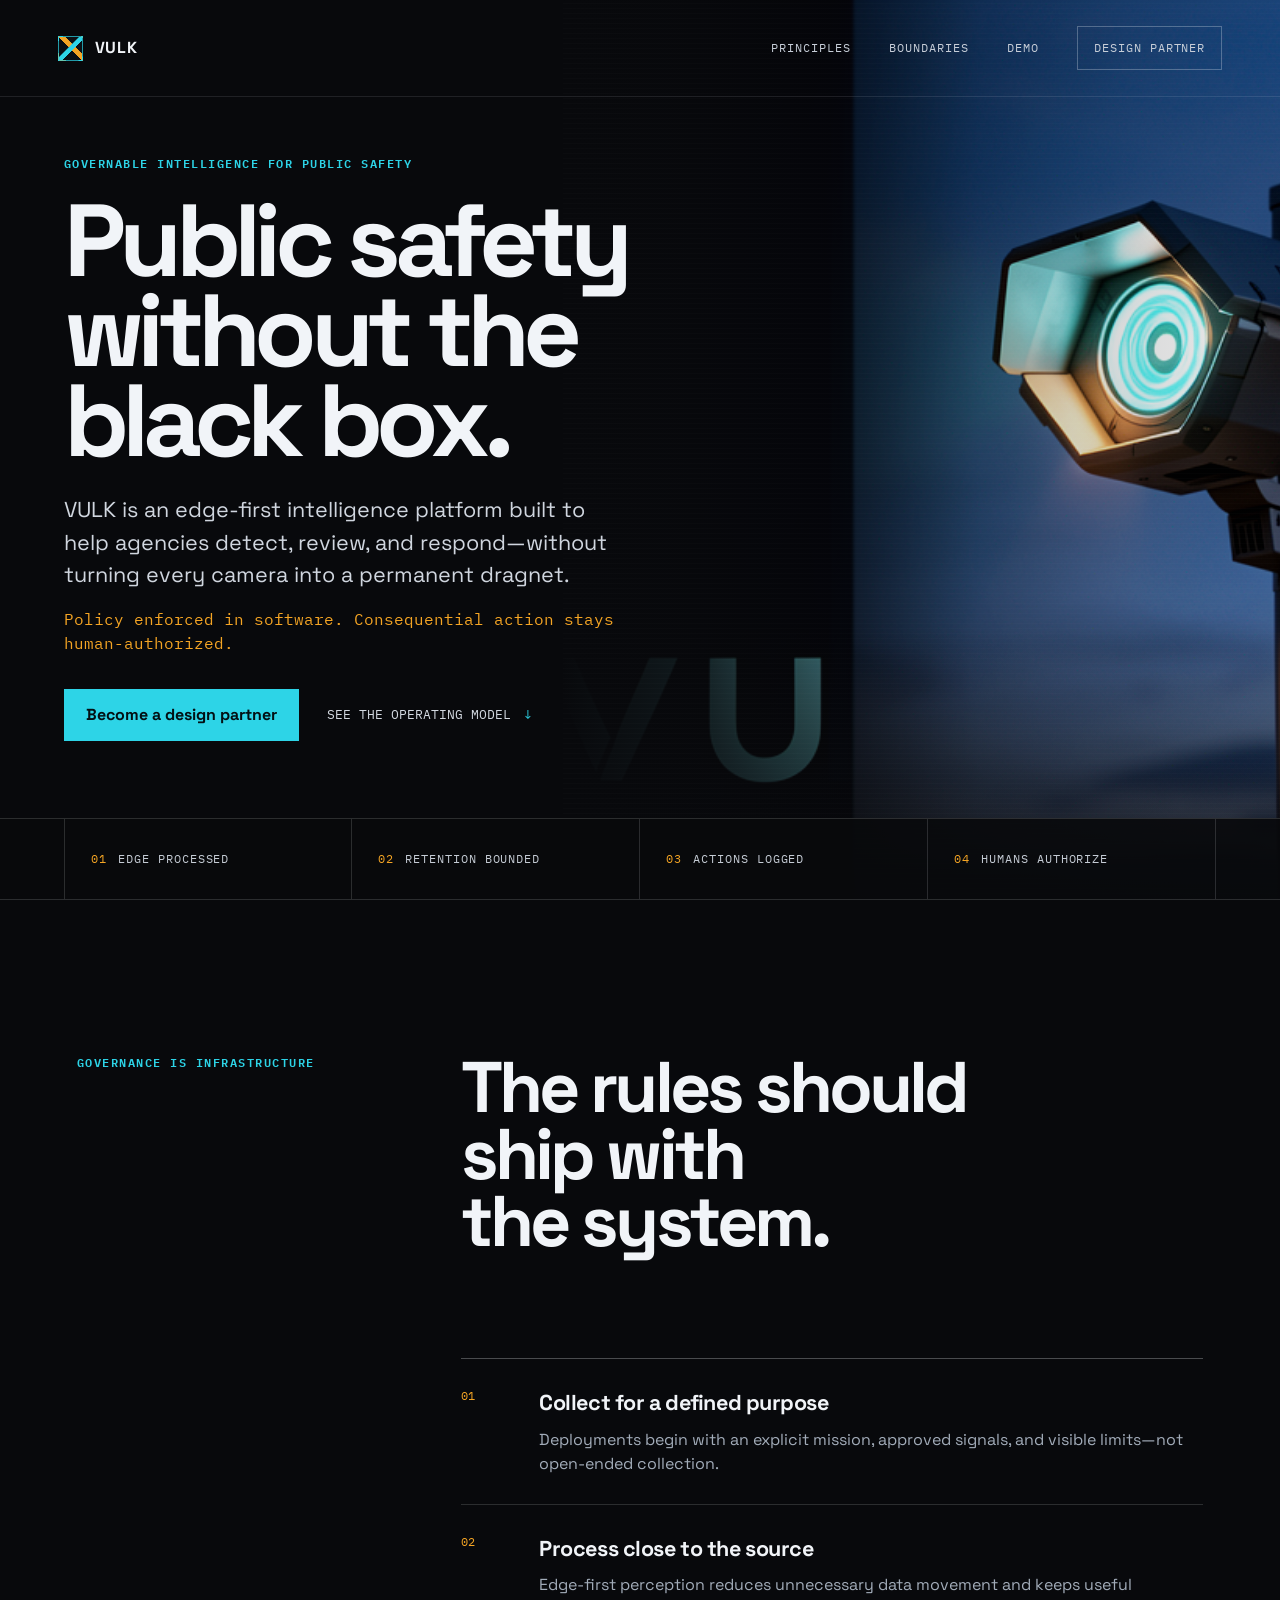
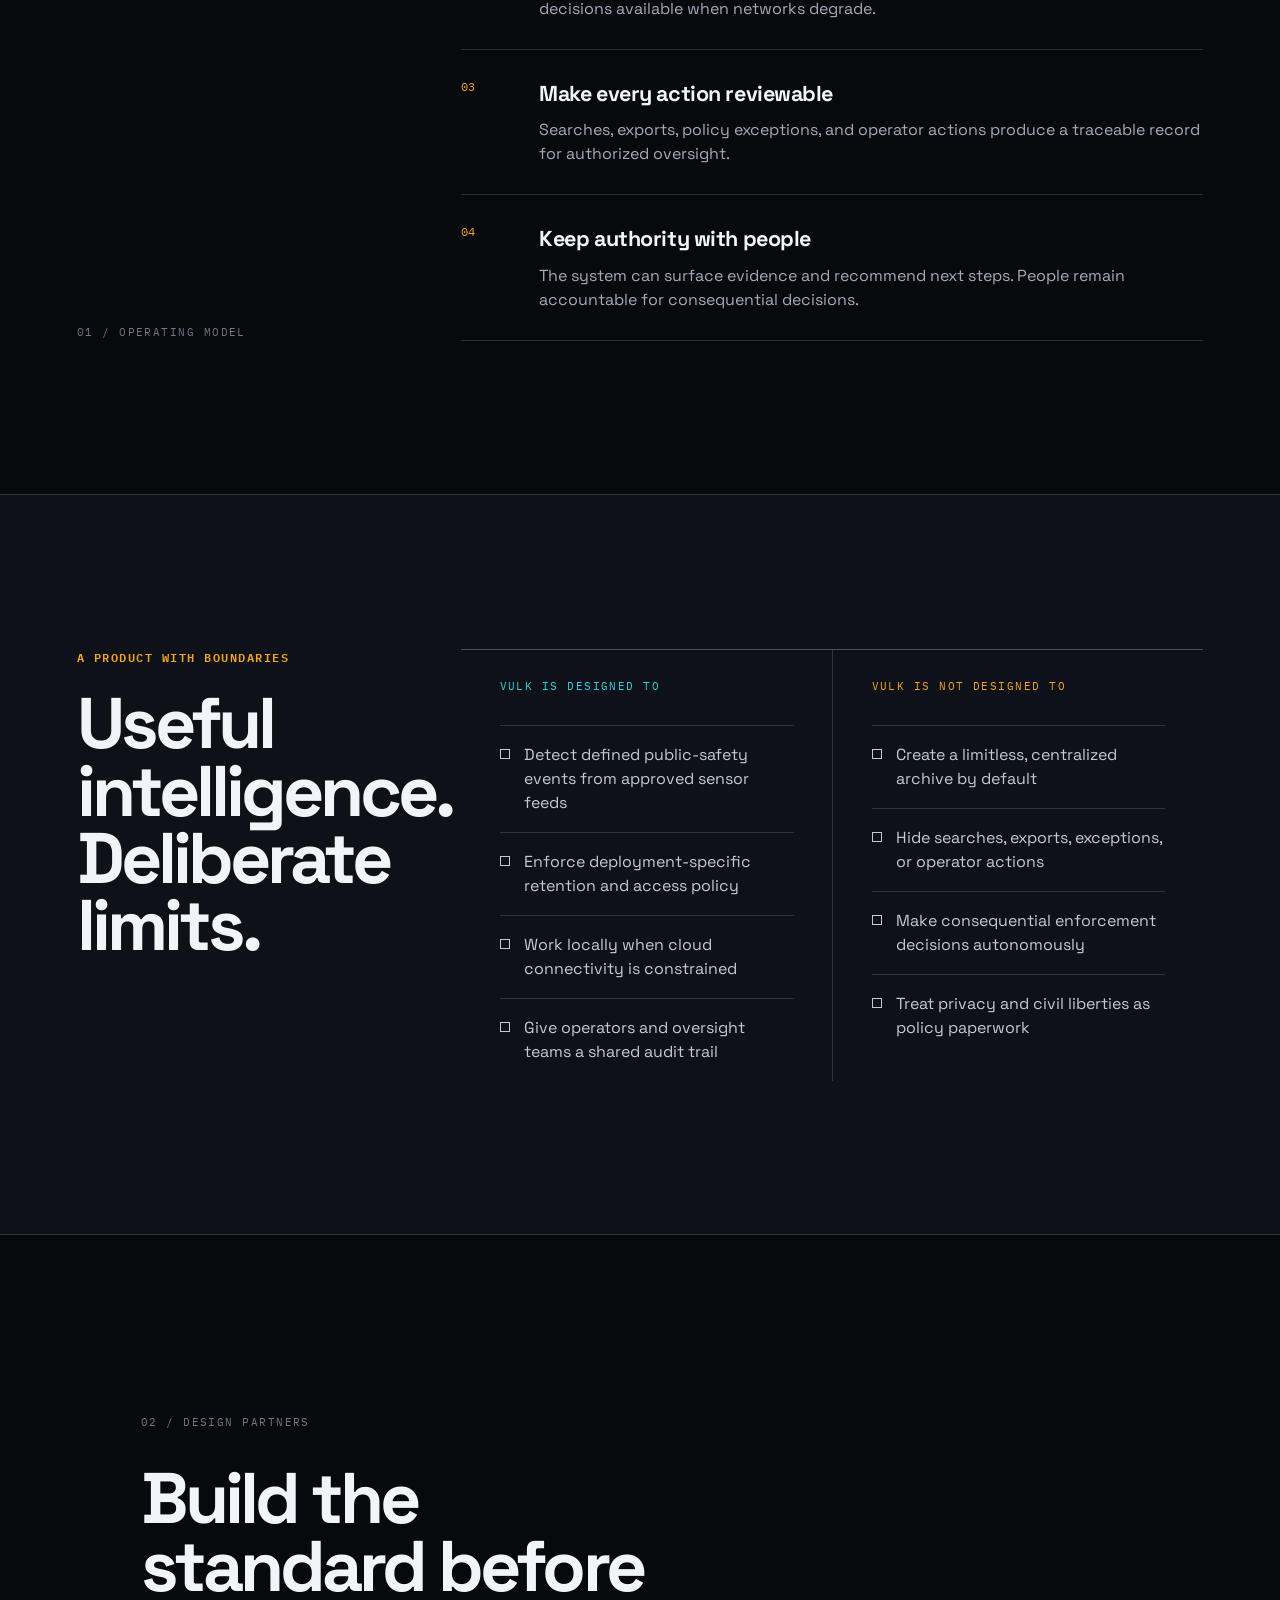
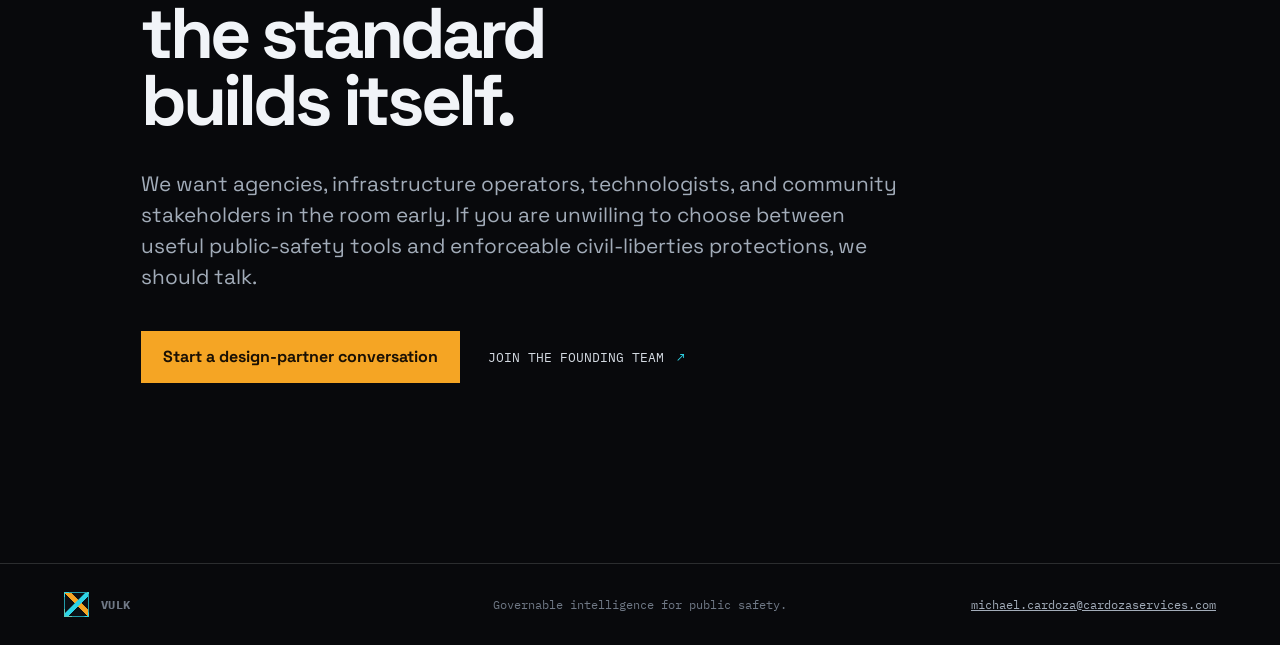
<file: index.html>
<!doctype html>
<html lang="en">
  <head>
    <meta charset="utf-8" />
    <meta name="viewport" content="width=device-width, initial-scale=1" />
    <meta
      name="description"
      content="VULK is building governable, edge-first intelligence for public safety—bounded retention, visible audit trails, and human-authorized action."
    />
    <meta name="theme-color" content="#08090c" />
    <meta property="og:title" content="VULK | Public safety without the black box." />
    <meta
      property="og:description"
      content="Governable public-safety intelligence with policy enforced in software."
    />
    <meta property="og:image" content="https://cardoza1991.github.io/vulk-landing/vulk_hero.png" />
    <title>VULK | Public safety without the black box.</title>
    <link
      rel="icon"
      href="data:image/svg+xml,%3Csvg xmlns='http://www.w3.org/2000/svg' viewBox='0 0 64 64'%3E%3Crect width='64' height='64' fill='%23080a0e'/%3E%3Cpath d='M8 8 56 56' stroke='%232dd4e7' stroke-width='10'/%3E%3Cpath d='M56 8 8 56' stroke='%23f5a524' stroke-width='10'/%3E%3C/svg%3E"
    />
    <link rel="preconnect" href="https://fonts.googleapis.com" />
    <link rel="preconnect" href="https://fonts.gstatic.com" crossorigin />
    <link
      href="https://fonts.googleapis.com/css2?family=IBM+Plex+Mono:wght@500;600&family=Space+Grotesk:wght@400;500;600;700&display=swap"
      rel="stylesheet"
    />
    <link rel="stylesheet" href="styles.css" />
  </head>
  <body>
    <a class="skip-link" href="#main">Skip to content</a>

    <header class="site-header">
      <a class="brand" href="#top" aria-label="VULK home">
        <span class="brand-mark" aria-hidden="true"></span>
        <span>VULK</span>
      </a>
      <nav aria-label="Primary">
        <a href="#principles">Principles</a>
        <a href="#boundaries">Boundaries</a>
        <a href="demo.html">Demo</a>
        <a class="nav-cta" href="design-partner.html">
          Design partner
        </a>
      </nav>
    </header>

    <main id="main">
      <section id="top" class="hero" aria-labelledby="hero-title">
        <div class="hero-image" aria-hidden="true">
          <img src="vulk_hero.png" alt="" />
          <span class="scanline"></span>
        </div>

        <div class="hero-copy">
          <p class="eyebrow">Governable intelligence for public safety</p>
          <h1 id="hero-title">Public safety without the black box.</h1>
          <p class="hero-lede">
            VULK is an edge-first intelligence platform built to help agencies detect,
            review, and respond—without turning every camera into a permanent dragnet.
          </p>
          <p class="hero-proof">
            Policy enforced in software. Consequential action stays human-authorized.
          </p>
          <div class="hero-actions">
            <a class="primary-cta" href="design-partner.html">
              Become a design partner
            </a>
            <a class="text-cta" href="#principles">See the operating model <span>↓</span></a>
          </div>
        </div>

        <ul class="control-strip" aria-label="Core controls">
          <li><span>01</span> Edge processed</li>
          <li><span>02</span> Retention bounded</li>
          <li><span>03</span> Actions logged</li>
          <li><span>04</span> Humans authorize</li>
        </ul>
      </section>

      <section id="principles" class="principles" aria-labelledby="principles-title">
        <div class="section-label">
          <p class="eyebrow">Governance is infrastructure</p>
          <p class="section-index">01 / OPERATING MODEL</p>
        </div>
        <div class="principles-content">
          <h2 id="principles-title">The rules should ship with the system.</h2>
          <div class="rule-list">
            <article>
              <span>01</span>
              <div>
                <h3>Collect for a defined purpose</h3>
                <p>Deployments begin with an explicit mission, approved signals, and visible limits—not open-ended collection.</p>
              </div>
            </article>
            <article>
              <span>02</span>
              <div>
                <h3>Process close to the source</h3>
                <p>Edge-first perception reduces unnecessary data movement and keeps useful decisions available when networks degrade.</p>
              </div>
            </article>
            <article>
              <span>03</span>
              <div>
                <h3>Make every action reviewable</h3>
                <p>Searches, exports, policy exceptions, and operator actions produce a traceable record for authorized oversight.</p>
              </div>
            </article>
            <article>
              <span>04</span>
              <div>
                <h3>Keep authority with people</h3>
                <p>The system can surface evidence and recommend next steps. People remain accountable for consequential decisions.</p>
              </div>
            </article>
          </div>
        </div>
      </section>

      <section id="boundaries" class="boundaries" aria-labelledby="boundaries-title">
        <div class="boundaries-heading">
          <p class="eyebrow amber">A product with boundaries</p>
          <h2 id="boundaries-title">Useful intelligence.<br />Deliberate limits.</h2>
        </div>

        <div class="boundary-columns">
          <div>
            <p class="column-label good">VULK is designed to</p>
            <ul>
              <li>Detect defined public-safety events from approved sensor feeds</li>
              <li>Enforce deployment-specific retention and access policy</li>
              <li>Work locally when cloud connectivity is constrained</li>
              <li>Give operators and oversight teams a shared audit trail</li>
            </ul>
          </div>
          <div>
            <p class="column-label limit">VULK is not designed to</p>
            <ul>
              <li>Create a limitless, centralized archive by default</li>
              <li>Hide searches, exports, exceptions, or operator actions</li>
              <li>Make consequential enforcement decisions autonomously</li>
              <li>Treat privacy and civil liberties as policy paperwork</li>
            </ul>
          </div>
        </div>
      </section>

      <section class="partner" aria-labelledby="partner-title">
        <p class="section-index">02 / DESIGN PARTNERS</p>
        <h2 id="partner-title">Build the standard before the standard builds itself.</h2>
        <p>
          We want agencies, infrastructure operators, technologists, and community
          stakeholders in the room early. If you are unwilling to choose between useful
          public-safety tools and enforceable civil-liberties protections, we should talk.
        </p>
        <div class="partner-actions">
          <a class="primary-cta amber-cta" href="design-partner.html">
            Start a design-partner conversation
          </a>
          <a class="text-cta" href="mailto:michael.cardoza@cardozaservices.com?subject=VULK%20founding%20team">
            Join the founding team <span>↗</span>
          </a>
        </div>
      </section>
    </main>

    <footer>
      <a class="brand" href="#top" aria-label="Back to top">
        <span class="brand-mark" aria-hidden="true"></span>
        <span>VULK</span>
      </a>
      <p>Governable intelligence for public safety.</p>
      <a href="mailto:michael.cardoza@cardozaservices.com">michael.cardoza@cardozaservices.com</a>
    </footer>
  </body>
</html>
</file>
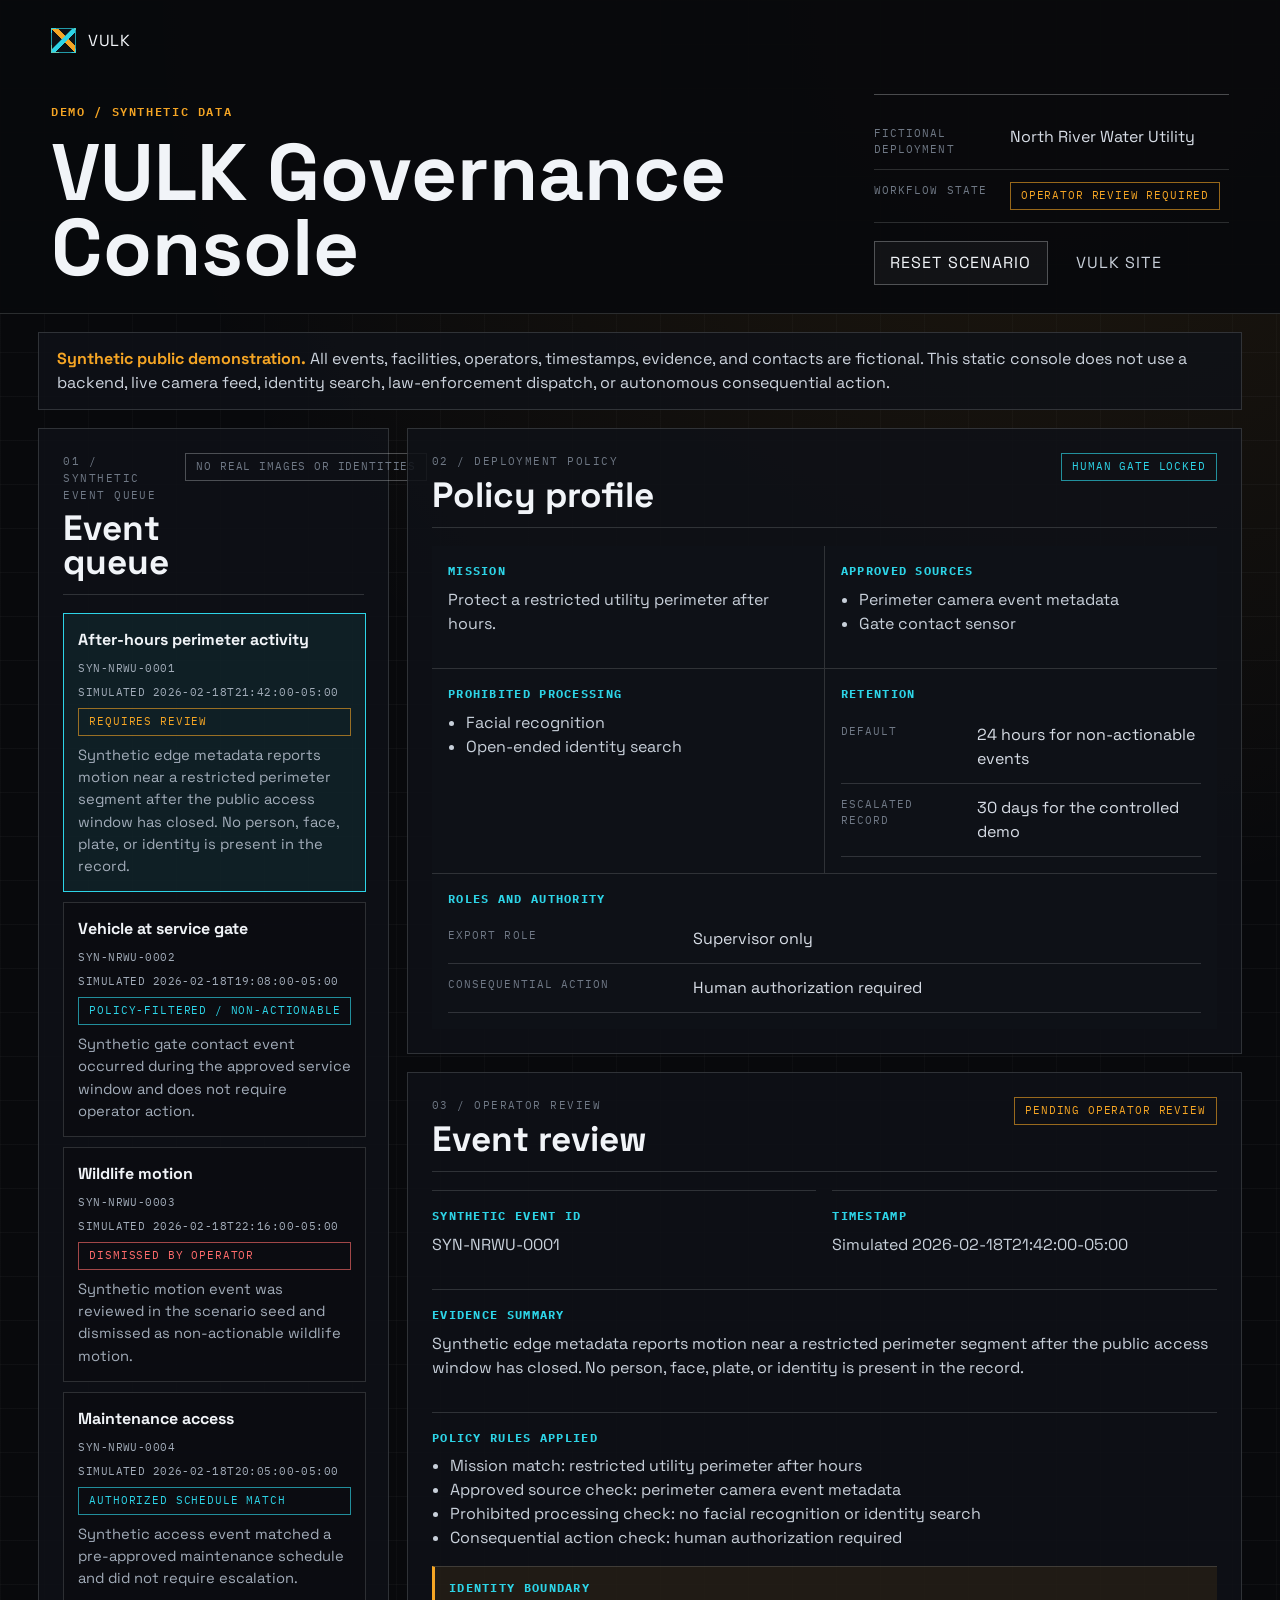
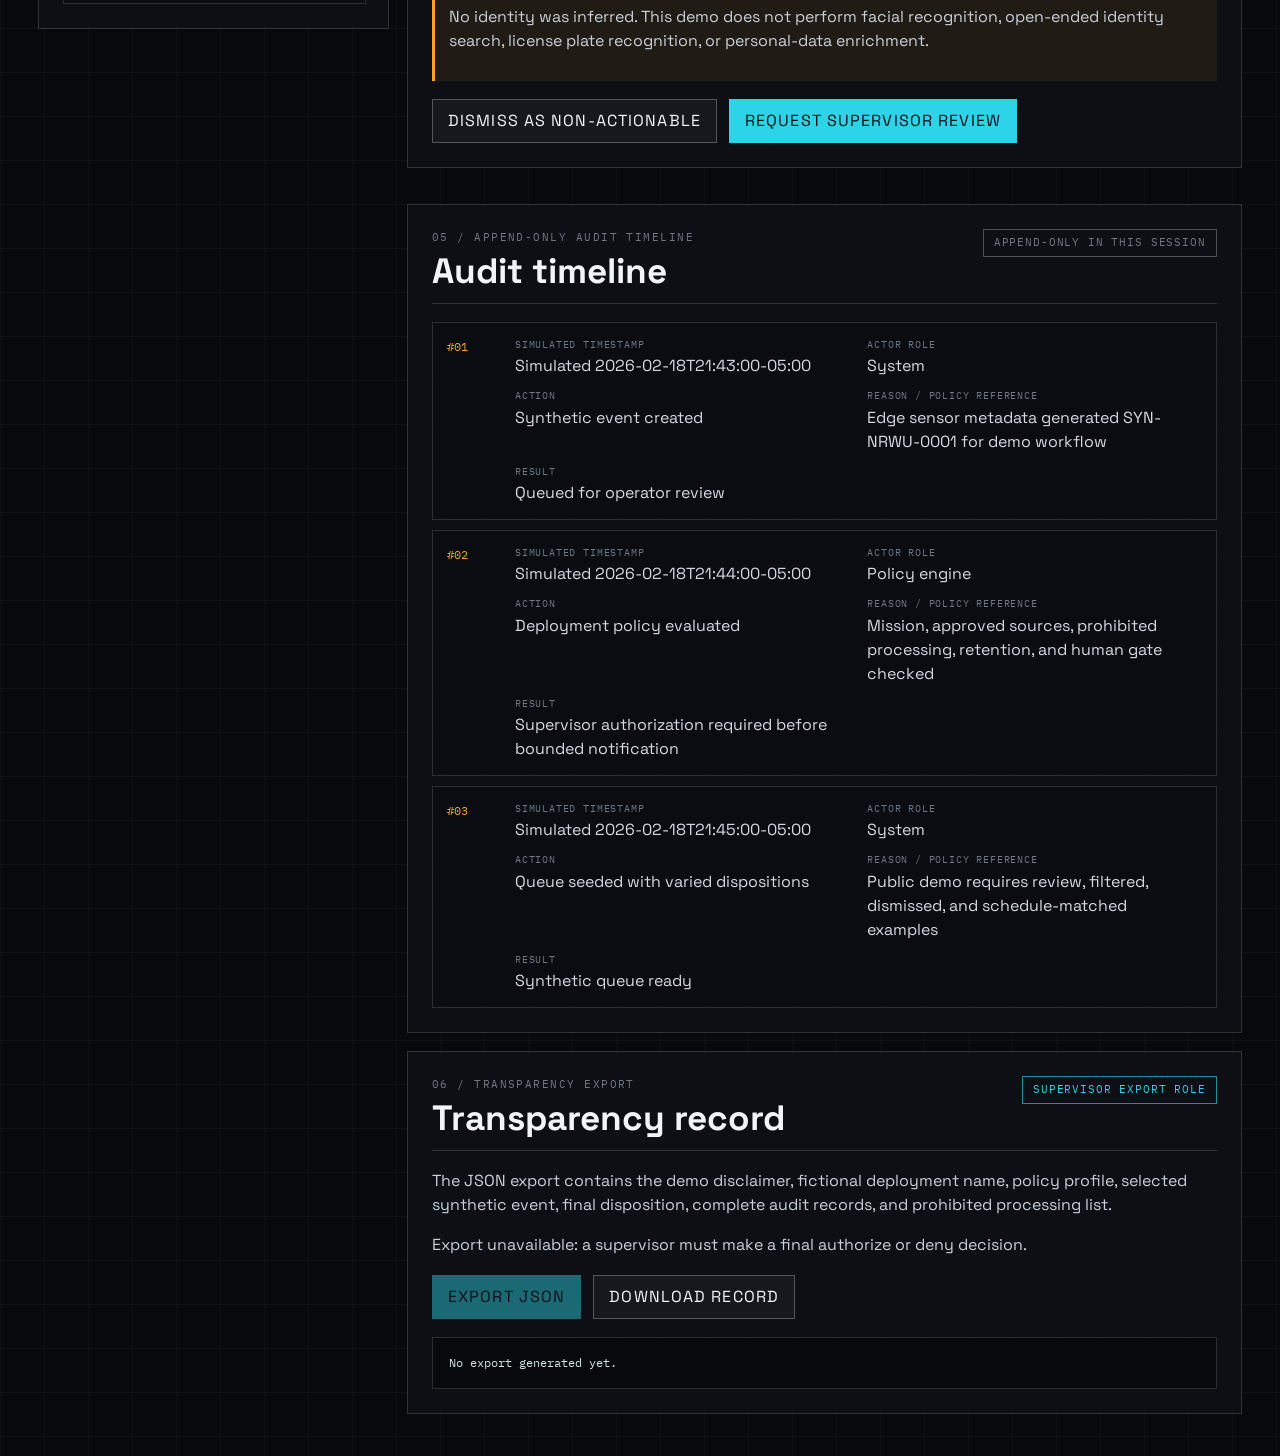
<file: demo.html>
<!doctype html>
<html lang="en">
  <head>
    <meta charset="utf-8" />
    <meta name="viewport" content="width=device-width, initial-scale=1" />
    <meta
      name="description"
      content="A static synthetic VULK governance console demo showing policy review, human authorization, audit records, and transparency export."
    />
    <meta name="theme-color" content="#08090c" />
    <title>VULK | Governance Console Demo</title>
    <link
      rel="icon"
      href="data:image/svg+xml,%3Csvg xmlns='http://www.w3.org/2000/svg' viewBox='0 0 64 64'%3E%3Crect width='64' height='64' fill='%23080a0e'/%3E%3Cpath d='M8 8 56 56' stroke='%232dd4e7' stroke-width='10'/%3E%3Cpath d='M56 8 8 56' stroke='%23f5a524' stroke-width='10'/%3E%3C/svg%3E"
    />
    <link rel="preconnect" href="https://fonts.googleapis.com" />
    <link rel="preconnect" href="https://fonts.gstatic.com" crossorigin />
    <link
      href="https://fonts.googleapis.com/css2?family=IBM+Plex+Mono:wght@500;600&family=Space+Grotesk:wght@400;500;600;700&display=swap"
      rel="stylesheet"
    />
    <link rel="stylesheet" href="styles.css" />
    <link rel="stylesheet" href="demo.css" />
    <script src="demo.js" defer></script>
  </head>
  <body class="demo-page">
    <a class="skip-link" href="#main">Skip to content</a>

    <header class="demo-shell-header" aria-labelledby="demo-title">
      <div>
        <a class="brand" href="./" aria-label="VULK site">
          <span class="brand-mark" aria-hidden="true"></span>
          <span>VULK</span>
        </a>
        <p class="demo-kicker">DEMO / SYNTHETIC DATA</p>
        <h1 id="demo-title">VULK Governance Console</h1>
      </div>
      <div class="demo-status-panel" aria-label="Scenario controls">
        <dl>
          <div>
            <dt>Fictional deployment</dt>
            <dd>North River Water Utility</dd>
          </div>
          <div>
            <dt>Workflow state</dt>
            <dd><span id="workflow-state" class="status-pill status-review">Operator review required</span></dd>
          </div>
        </dl>
        <div class="demo-header-actions">
          <button id="reset-scenario" type="button" class="button button-secondary">Reset scenario</button>
          <a class="button button-ghost" href="./">VULK site</a>
        </div>
      </div>
    </header>

    <main id="main" class="demo-console">
      <section class="demo-notice" aria-label="Demo boundary">
        <strong>Synthetic public demonstration.</strong>
        All events, facilities, operators, timestamps, evidence, and contacts are fictional. This static console does not use a backend, live camera feed, identity search, law-enforcement dispatch, or autonomous consequential action.
      </section>

      <section class="event-queue panel" aria-labelledby="queue-title">
        <div class="panel-heading">
          <div>
            <p class="section-index">01 / SYNTHETIC EVENT QUEUE</p>
            <h2 id="queue-title">Event queue</h2>
          </div>
          <span class="append-badge">No real images or identities</span>
        </div>
        <div id="event-list" class="event-list" role="list"></div>
      </section>

      <section class="policy-profile panel" aria-labelledby="policy-title">
        <div class="panel-heading">
          <div>
            <p class="section-index">02 / DEPLOYMENT POLICY</p>
            <h2 id="policy-title">Policy profile</h2>
          </div>
          <span class="status-pill status-locked">Human gate locked</span>
        </div>
        <div class="policy-grid">
          <article>
            <h3>Mission</h3>
            <p id="policy-mission"></p>
          </article>
          <article>
            <h3>Approved sources</h3>
            <ul id="policy-sources"></ul>
          </article>
          <article>
            <h3>Prohibited processing</h3>
            <ul id="policy-prohibited"></ul>
          </article>
          <article>
            <h3>Retention</h3>
            <dl class="compact-dl">
              <div>
                <dt>Default</dt>
                <dd id="policy-default-retention"></dd>
              </div>
              <div>
                <dt>Escalated record</dt>
                <dd id="policy-escalated-retention"></dd>
              </div>
            </dl>
          </article>
          <article>
            <h3>Roles and authority</h3>
            <dl class="compact-dl">
              <div>
                <dt>Export role</dt>
                <dd id="policy-export-role"></dd>
              </div>
              <div>
                <dt>Consequential action</dt>
                <dd id="policy-human-gate"></dd>
              </div>
            </dl>
          </article>
        </div>
      </section>

      <section class="event-review panel" aria-labelledby="review-title">
        <div class="panel-heading">
          <div>
            <p class="section-index">03 / OPERATOR REVIEW</p>
            <h2 id="review-title">Event review</h2>
          </div>
          <span id="selected-disposition" class="status-pill">Requires review</span>
        </div>
        <div id="review-content" class="review-content"></div>
        <div class="action-row" aria-label="Operator actions">
          <button id="dismiss-event" type="button" class="button button-secondary">Dismiss as non-actionable</button>
          <button id="request-review" type="button" class="button button-primary">Request supervisor review</button>
        </div>
      </section>

      <section id="authorization-gate" class="authorization-gate panel" aria-labelledby="gate-title" hidden>
        <div class="panel-heading">
          <div>
            <p class="section-index">04 / HUMAN AUTHORIZATION GATE</p>
            <h2 id="gate-title">Supervisor decision</h2>
          </div>
          <span class="status-pill status-amber">Accountable human required</span>
        </div>
        <p class="gate-warning">VULK cannot execute this action without an accountable human.</p>
        <div class="gate-grid">
          <article>
            <h3>Requested action</h3>
            <p>Notify fictional on-duty site security for North River Water Utility.</p>
          </article>
          <article>
            <h3>Evidence available</h3>
            <p id="gate-evidence"></p>
          </article>
          <article>
            <h3>Policy basis</h3>
            <p id="gate-policy"></p>
          </article>
          <article>
            <h3>Retention consequence</h3>
            <p>Supervisor decision creates an escalated controlled-demo record retained for 30 days.</p>
          </article>
        </div>
        <div class="action-row" aria-label="Supervisor actions">
          <button id="deny-action" type="button" class="button button-secondary">Deny authorization</button>
          <button id="authorize-action" type="button" class="button button-primary amber-button">Authorize bounded notification</button>
        </div>
      </section>

      <section class="audit-panel panel" aria-labelledby="audit-title">
        <div class="panel-heading">
          <div>
            <p class="section-index">05 / APPEND-ONLY AUDIT TIMELINE</p>
            <h2 id="audit-title">Audit timeline</h2>
          </div>
          <span class="append-badge">Append-only in this session</span>
        </div>
        <ol id="audit-timeline" class="audit-timeline"></ol>
      </section>

      <section class="export-panel panel" aria-labelledby="export-title">
        <div class="panel-heading">
          <div>
            <p class="section-index">06 / TRANSPARENCY EXPORT</p>
            <h2 id="export-title">Transparency record</h2>
          </div>
          <span class="status-pill status-locked">Supervisor export role</span>
        </div>
        <p class="export-copy">
          The JSON export contains the demo disclaimer, fictional deployment name, policy profile, selected synthetic event, final disposition, complete audit records, and prohibited processing list.
        </p>
        <p id="export-status" class="export-copy" aria-live="polite">
          Export unavailable: a supervisor must make a final authorize or deny decision.
        </p>
        <div class="action-row">
          <button id="export-json" type="button" class="button button-primary" aria-describedby="export-status" disabled>Export JSON</button>
          <a id="download-link" class="button button-secondary" href="#" download="vulk-transparency-record.json" hidden>Download record</a>
        </div>
        <pre id="export-preview" class="export-preview" tabindex="0">No export generated yet.</pre>
      </section>
    </main>
  </body>
</html>
</file>
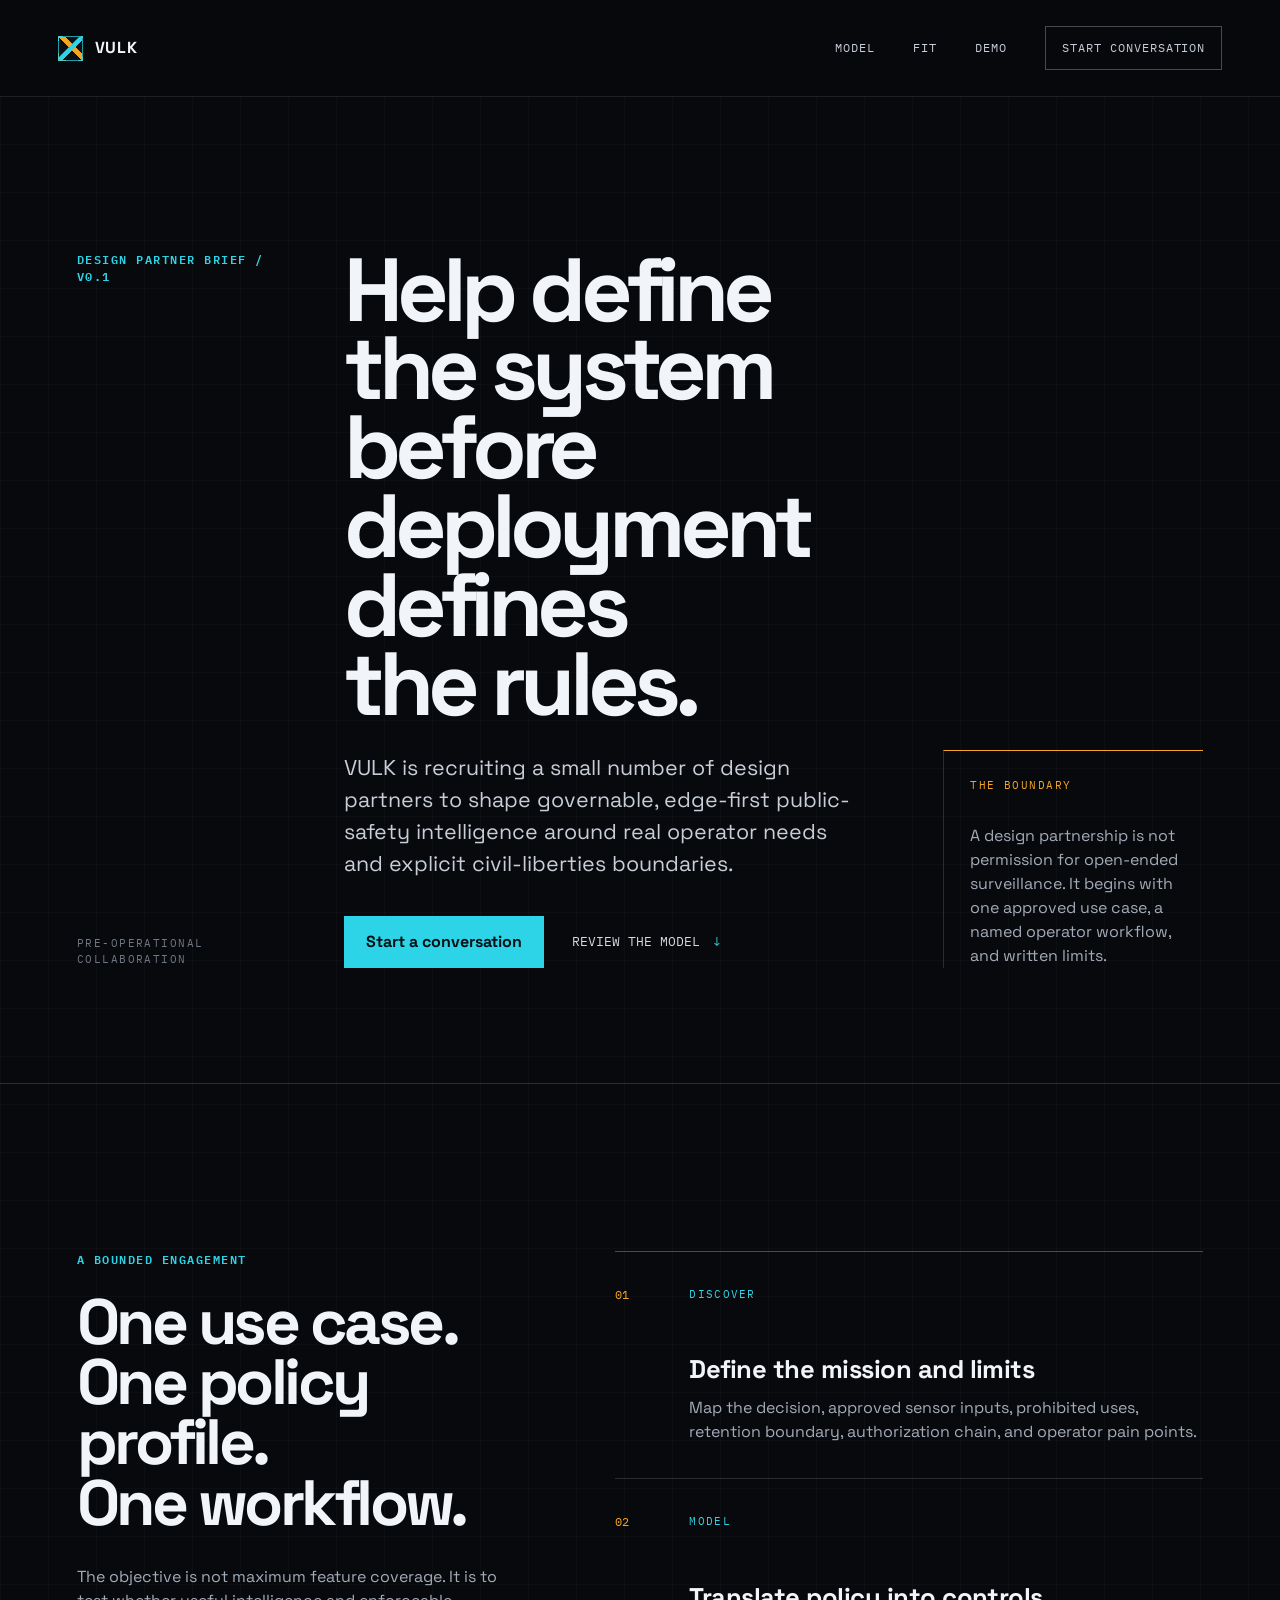
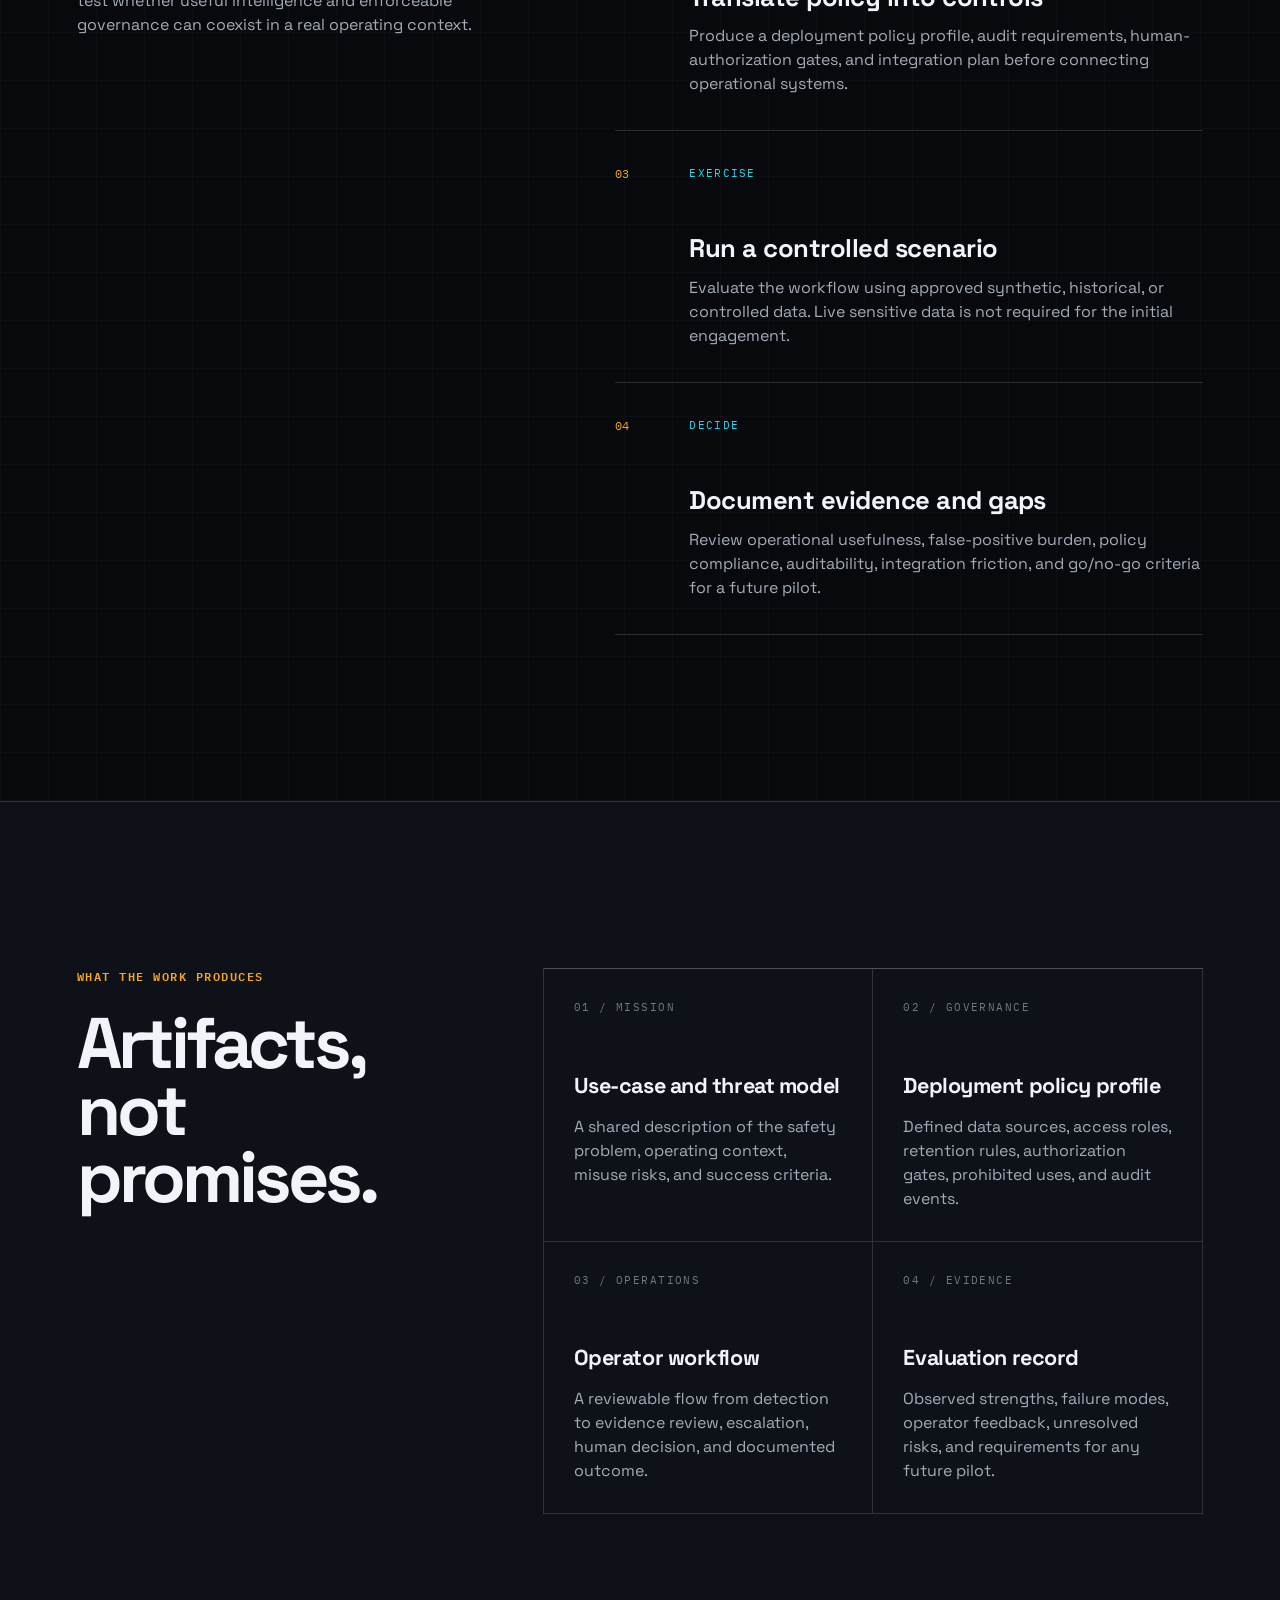
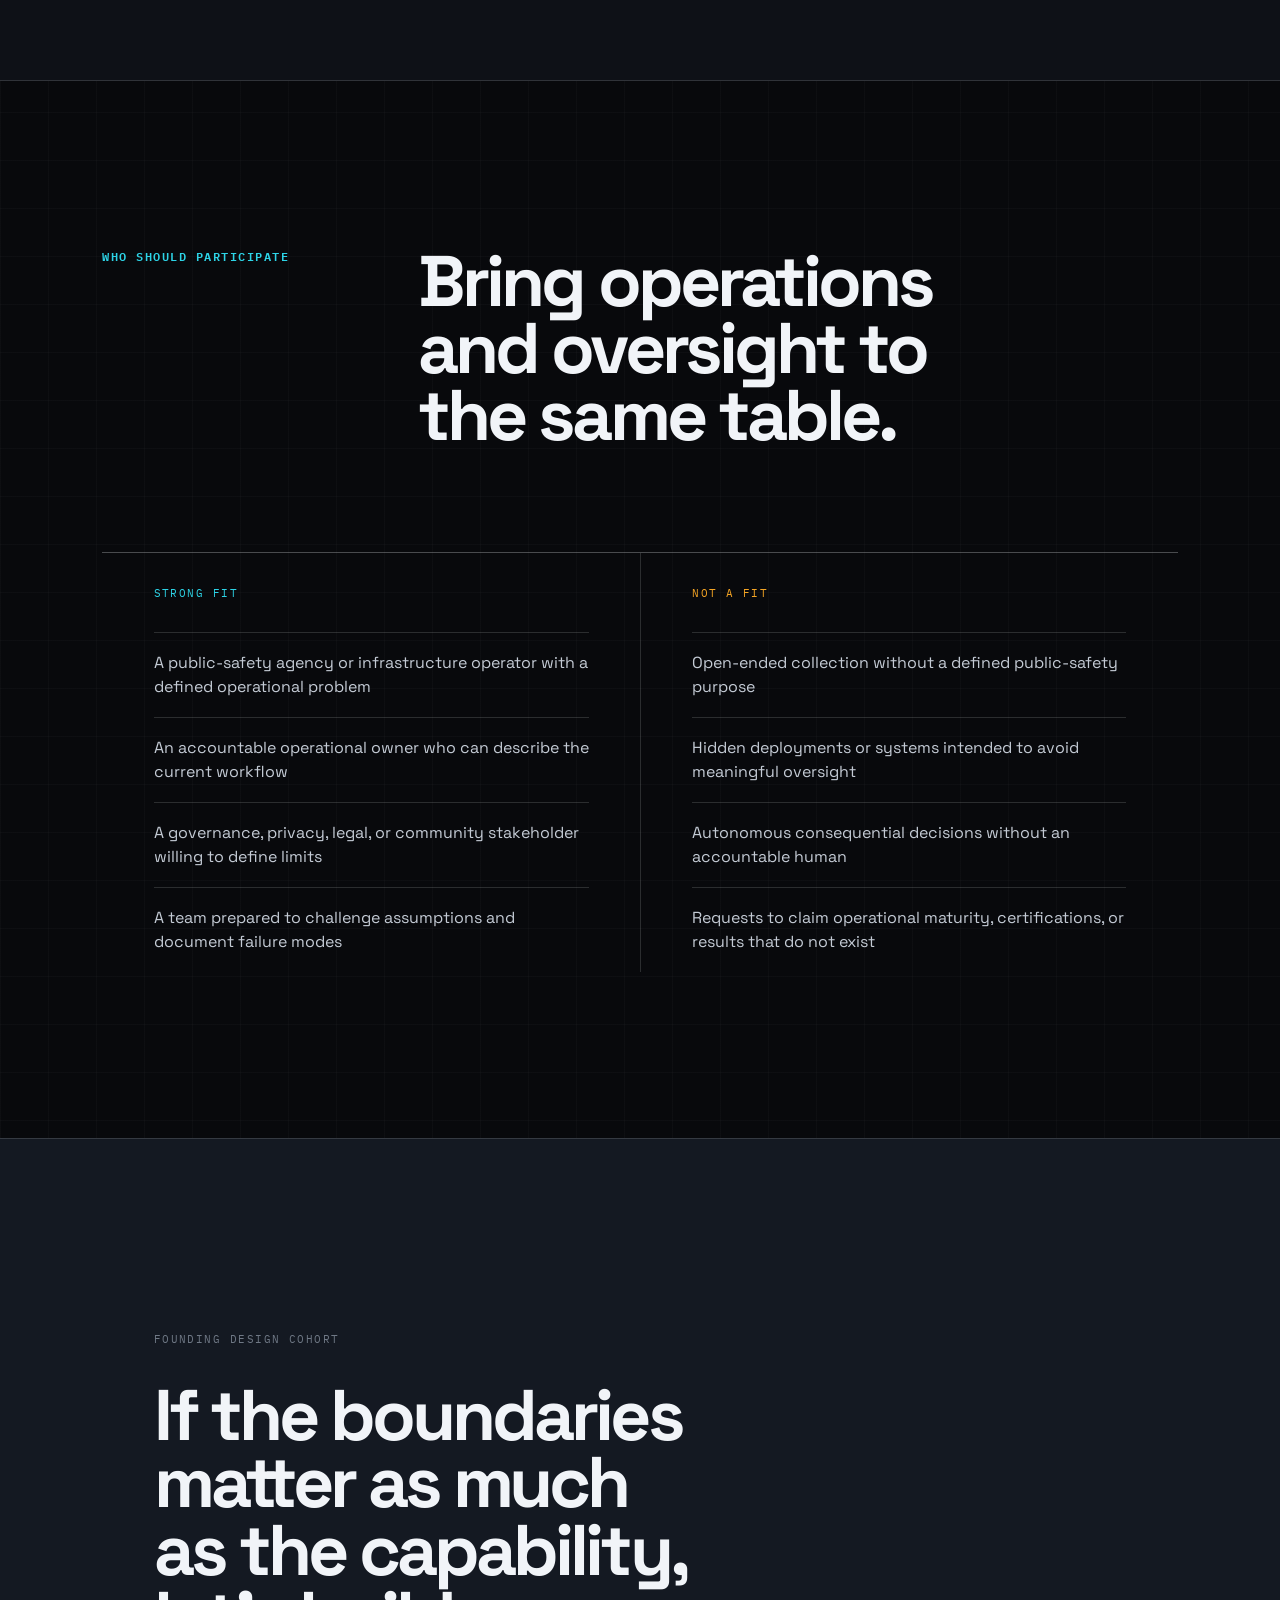
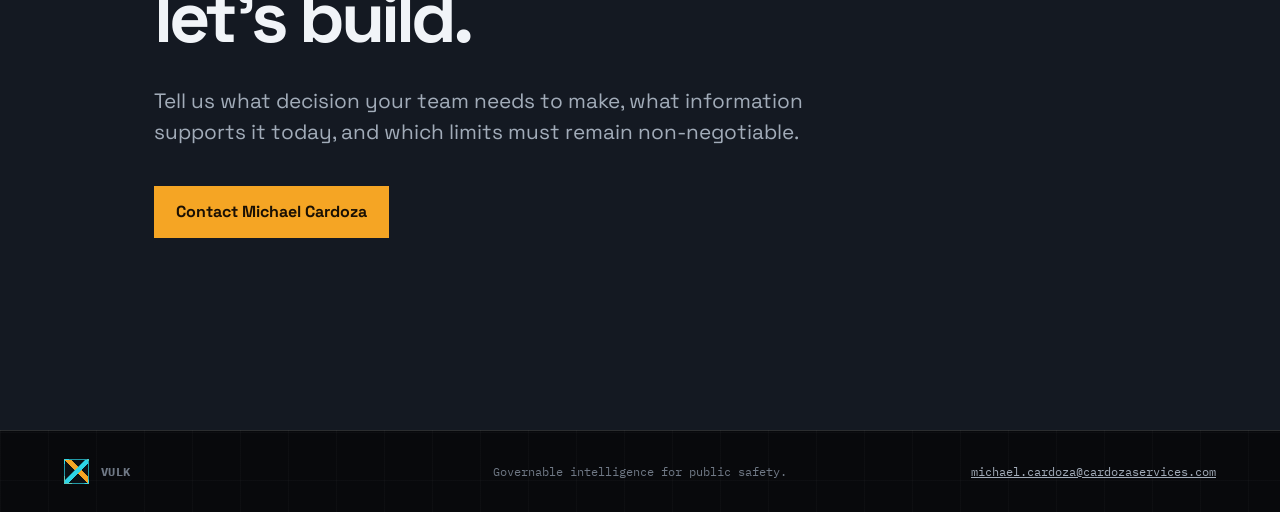
<file: design-partner.html>
<!doctype html>
<html lang="en">
  <head>
    <meta charset="utf-8" />
    <meta name="viewport" content="width=device-width, initial-scale=1" />
    <meta
      name="description"
      content="Become a VULK design partner and help define governable, edge-first public-safety intelligence before operational deployment."
    />
    <meta name="theme-color" content="#08090c" />
    <meta property="og:title" content="VULK Design Partner Brief" />
    <meta
      property="og:description"
      content="A bounded design partnership for public-safety intelligence with enforceable policy and human-authorized action."
    />
    <meta property="og:image" content="https://cardoza1991.github.io/vulk-landing/vulk_hero.png" />
    <title>VULK | Design Partner Brief</title>
    <link
      rel="icon"
      href="data:image/svg+xml,%3Csvg xmlns='http://www.w3.org/2000/svg' viewBox='0 0 64 64'%3E%3Crect width='64' height='64' fill='%23080a0e'/%3E%3Cpath d='M8 8 56 56' stroke='%232dd4e7' stroke-width='10'/%3E%3Cpath d='M56 8 8 56' stroke='%23f5a524' stroke-width='10'/%3E%3C/svg%3E"
    />
    <link rel="preconnect" href="https://fonts.googleapis.com" />
    <link rel="preconnect" href="https://fonts.gstatic.com" crossorigin />
    <link
      href="https://fonts.googleapis.com/css2?family=IBM+Plex+Mono:wght@500;600&family=Space+Grotesk:wght@400;500;600;700&display=swap"
      rel="stylesheet"
    />
    <link rel="stylesheet" href="styles.css" />
  </head>
  <body class="brief-page">
    <a class="skip-link" href="#main">Skip to content</a>

    <header class="site-header brief-header">
      <a class="brand" href="./" aria-label="VULK home">
        <span class="brand-mark" aria-hidden="true"></span>
        <span>VULK</span>
      </a>
      <nav aria-label="Brief navigation">
        <a href="#model">Model</a>
        <a href="#fit">Fit</a>
        <a href="demo.html">Demo</a>
        <a class="nav-cta" href="mailto:michael.cardoza@cardozaservices.com?subject=VULK%20design%20partner">
          Start conversation
        </a>
      </nav>
    </header>

    <main id="main">
      <section class="brief-hero" aria-labelledby="brief-title">
        <div class="brief-kicker">
          <p class="eyebrow">Design Partner Brief / v0.1</p>
          <p class="section-index">PRE-OPERATIONAL COLLABORATION</p>
        </div>
        <div class="brief-intro">
          <h1 id="brief-title">Help define the system before deployment defines the rules.</h1>
          <p>
            VULK is recruiting a small number of design partners to shape governable,
            edge-first public-safety intelligence around real operator needs and explicit
            civil-liberties boundaries.
          </p>
          <div class="hero-actions">
            <a class="primary-cta" href="mailto:michael.cardoza@cardozaservices.com?subject=VULK%20design%20partner">
              Start a conversation
            </a>
            <a class="text-cta" href="#model">Review the model <span>↓</span></a>
          </div>
        </div>
        <aside class="brief-callout" aria-label="Engagement boundary">
          <p class="column-label limit">The boundary</p>
          <p>
            A design partnership is not permission for open-ended surveillance. It begins
            with one approved use case, a named operator workflow, and written limits.
          </p>
        </aside>
      </section>

      <section id="model" class="engagement" aria-labelledby="model-title">
        <div class="engagement-heading">
          <p class="eyebrow">A bounded engagement</p>
          <h2 id="model-title">One use case.<br />One policy profile.<br />One workflow.</h2>
          <p>
            The objective is not maximum feature coverage. It is to test whether useful
            intelligence and enforceable governance can coexist in a real operating context.
          </p>
        </div>

        <ol class="phase-list">
          <li>
            <span>01</span>
            <div>
              <p class="phase-time">DISCOVER</p>
              <h3>Define the mission and limits</h3>
              <p>
                Map the decision, approved sensor inputs, prohibited uses, retention boundary,
                authorization chain, and operator pain points.
              </p>
            </div>
          </li>
          <li>
            <span>02</span>
            <div>
              <p class="phase-time">MODEL</p>
              <h3>Translate policy into controls</h3>
              <p>
                Produce a deployment policy profile, audit requirements, human-authorization
                gates, and integration plan before connecting operational systems.
              </p>
            </div>
          </li>
          <li>
            <span>03</span>
            <div>
              <p class="phase-time">EXERCISE</p>
              <h3>Run a controlled scenario</h3>
              <p>
                Evaluate the workflow using approved synthetic, historical, or controlled data.
                Live sensitive data is not required for the initial engagement.
              </p>
            </div>
          </li>
          <li>
            <span>04</span>
            <div>
              <p class="phase-time">DECIDE</p>
              <h3>Document evidence and gaps</h3>
              <p>
                Review operational usefulness, false-positive burden, policy compliance,
                auditability, integration friction, and go/no-go criteria for a future pilot.
              </p>
            </div>
          </li>
        </ol>
      </section>

      <section class="outputs" aria-labelledby="outputs-title">
        <div>
          <p class="eyebrow amber">What the work produces</p>
          <h2 id="outputs-title">Artifacts, not promises.</h2>
        </div>
        <div class="output-list">
          <article>
            <p class="section-index">01 / MISSION</p>
            <h3>Use-case and threat model</h3>
            <p>A shared description of the safety problem, operating context, misuse risks, and success criteria.</p>
          </article>
          <article>
            <p class="section-index">02 / GOVERNANCE</p>
            <h3>Deployment policy profile</h3>
            <p>Defined data sources, access roles, retention rules, authorization gates, prohibited uses, and audit events.</p>
          </article>
          <article>
            <p class="section-index">03 / OPERATIONS</p>
            <h3>Operator workflow</h3>
            <p>A reviewable flow from detection to evidence review, escalation, human decision, and documented outcome.</p>
          </article>
          <article>
            <p class="section-index">04 / EVIDENCE</p>
            <h3>Evaluation record</h3>
            <p>Observed strengths, failure modes, operator feedback, unresolved risks, and requirements for any future pilot.</p>
          </article>
        </div>
      </section>

      <section id="fit" class="fit" aria-labelledby="fit-title">
        <div class="fit-heading">
          <p class="eyebrow">Who should participate</p>
          <h2 id="fit-title">Bring operations and oversight to the same table.</h2>
        </div>
        <div class="fit-grid">
          <div>
            <p class="column-label good">Strong fit</p>
            <ul>
              <li>A public-safety agency or infrastructure operator with a defined operational problem</li>
              <li>An accountable operational owner who can describe the current workflow</li>
              <li>A governance, privacy, legal, or community stakeholder willing to define limits</li>
              <li>A team prepared to challenge assumptions and document failure modes</li>
            </ul>
          </div>
          <div>
            <p class="column-label limit">Not a fit</p>
            <ul>
              <li>Open-ended collection without a defined public-safety purpose</li>
              <li>Hidden deployments or systems intended to avoid meaningful oversight</li>
              <li>Autonomous consequential decisions without an accountable human</li>
              <li>Requests to claim operational maturity, certifications, or results that do not exist</li>
            </ul>
          </div>
        </div>
      </section>

      <section class="brief-cta" aria-labelledby="cta-title">
        <p class="section-index">FOUNDING DESIGN COHORT</p>
        <h2 id="cta-title">If the boundaries matter as much as the capability, let’s build.</h2>
        <p>
          Tell us what decision your team needs to make, what information supports it today,
          and which limits must remain non-negotiable.
        </p>
        <a class="primary-cta amber-cta" href="mailto:michael.cardoza@cardozaservices.com?subject=VULK%20design%20partner">
          Contact Michael Cardoza
        </a>
      </section>
    </main>

    <footer>
      <a class="brand" href="./" aria-label="VULK home">
        <span class="brand-mark" aria-hidden="true"></span>
        <span>VULK</span>
      </a>
      <p>Governable intelligence for public safety.</p>
      <a href="mailto:michael.cardoza@cardozaservices.com">michael.cardoza@cardozaservices.com</a>
    </footer>
  </body>
</html>
</file>
<file: styles.css>
:root {
  color-scheme: dark;
  --bg: #08090c;
  --surface: #0e1117;
  --surface-2: #141922;
  --text: #f1f4f8;
  --muted: #a2acb9;
  --soft: #6f7885;
  --cyan: #2dd4e7;
  --amber: #f5a524;
  --line: rgba(241, 244, 248, 0.15);
  --line-strong: rgba(241, 244, 248, 0.28);
  --display: "Space Grotesk", system-ui, sans-serif;
  --mono: "IBM Plex Mono", ui-monospace, monospace;
}

* {
  box-sizing: border-box;
}

html {
  scroll-behavior: smooth;
}

body {
  margin: 0;
  min-width: 320px;
  background: var(--bg);
  color: var(--text);
  font-family: var(--display);
  line-height: 1.5;
}

a {
  color: inherit;
}

a:focus-visible {
  outline: 2px solid var(--cyan);
  outline-offset: 4px;
}

.skip-link {
  position: fixed;
  top: 12px;
  left: 12px;
  z-index: 100;
  transform: translateY(-150%);
  background: var(--text);
  color: var(--bg);
  padding: 10px 14px;
  text-decoration: none;
}

.skip-link:focus {
  transform: translateY(0);
}

.site-header {
  position: absolute;
  inset: 0 0 auto;
  z-index: 10;
  display: flex;
  align-items: center;
  justify-content: space-between;
  gap: 32px;
  padding: 26px clamp(20px, 4.5vw, 72px);
  border-bottom: 1px solid rgba(241, 244, 248, 0.1);
}

.brand {
  display: inline-flex;
  align-items: center;
  gap: 12px;
  font-weight: 700;
  letter-spacing: 0.04em;
  text-decoration: none;
}

.brand-mark {
  width: 25px;
  height: 25px;
  border: 1px solid rgba(45, 212, 231, 0.7);
  background:
    linear-gradient(135deg, transparent 0 43%, var(--cyan) 44% 57%, transparent 58%),
    linear-gradient(45deg, transparent 0 49%, var(--amber) 50% 63%, transparent 64%),
    #0b1015;
}

nav {
  display: flex;
  align-items: center;
  gap: clamp(18px, 3vw, 38px);
}

nav a {
  color: #c7ced8;
  font-family: var(--mono);
  font-size: 0.76rem;
  letter-spacing: 0.08em;
  text-decoration: none;
  text-transform: uppercase;
}

nav a:hover {
  color: var(--text);
}

.nav-cta {
  min-height: 44px;
  display: inline-flex;
  align-items: center;
  border: 1px solid var(--line-strong);
  padding: 0 16px;
}

.hero {
  position: relative;
  min-height: 100svh;
  display: grid;
  grid-template-columns: minmax(0, 1.08fr) minmax(420px, 0.92fr);
  grid-template-rows: 1fr auto;
  border-bottom: 1px solid var(--line);
  overflow: hidden;
}

.hero-copy {
  position: relative;
  z-index: 3;
  display: flex;
  flex-direction: column;
  justify-content: center;
  max-width: 900px;
  padding: 150px clamp(22px, 5vw, 84px) 72px;
}

.hero-image {
  position: absolute;
  inset: 0 0 0 44%;
  z-index: 0;
  overflow: hidden;
}

.hero-image::after {
  position: absolute;
  inset: 0;
  content: "";
  background:
    linear-gradient(90deg, var(--bg) 0%, rgba(8, 9, 12, 0.92) 16%, rgba(8, 9, 12, 0.22) 58%, rgba(8, 9, 12, 0.08)),
    linear-gradient(0deg, rgba(8, 9, 12, 0.86), transparent 30%);
}

.hero-image img {
  width: 100%;
  height: 100%;
  object-fit: cover;
  object-position: 56% center;
  filter: contrast(1.05) saturate(0.92);
}

.scanline {
  position: absolute;
  inset: 0;
  z-index: 2;
  background: repeating-linear-gradient(0deg, rgba(255,255,255,0.025) 0 1px, transparent 1px 5px);
  opacity: 0.55;
  pointer-events: none;
}

.eyebrow,
.section-index,
.column-label {
  font-family: var(--mono);
  letter-spacing: 0.13em;
  text-transform: uppercase;
}

.eyebrow {
  margin: 0 0 24px;
  color: var(--cyan);
  font-size: 0.72rem;
  font-weight: 600;
}

.eyebrow.amber {
  color: var(--amber);
}

h1,
h2,
h3,
p {
  margin-top: 0;
}

h1 {
  max-width: 10ch;
  margin-bottom: 28px;
  font-size: clamp(4rem, 8vw, 8.8rem);
  line-height: 0.88;
  letter-spacing: -0.065em;
  text-wrap: balance;
}

h2 {
  margin-bottom: 0;
  font-size: clamp(2.6rem, 5.6vw, 6.3rem);
  line-height: 0.94;
  letter-spacing: -0.055em;
  text-wrap: balance;
}

h3 {
  margin-bottom: 8px;
  font-size: clamp(1.05rem, 1.7vw, 1.35rem);
  letter-spacing: -0.02em;
}

.hero-lede {
  max-width: 660px;
  margin-bottom: 16px;
  color: #d0d6df;
  font-size: clamp(1.08rem, 1.8vw, 1.35rem);
}

.hero-proof {
  margin-bottom: 34px;
  color: var(--amber);
  font-family: var(--mono);
  font-size: clamp(0.84rem, 1.25vw, 1rem);
}

.hero-actions,
.partner-actions {
  display: flex;
  align-items: center;
  flex-wrap: wrap;
  gap: 20px 28px;
}

.primary-cta {
  min-height: 52px;
  display: inline-flex;
  align-items: center;
  justify-content: center;
  background: var(--cyan);
  color: #031014;
  padding: 0 22px;
  font-weight: 700;
  text-decoration: none;
  transition: background 160ms ease, transform 160ms ease;
}

.primary-cta:hover,
.primary-cta:focus-visible {
  background: #7ce8f2;
  transform: translateY(-2px);
}

.text-cta {
  color: #d4dae2;
  font-family: var(--mono);
  font-size: 0.83rem;
  text-decoration: none;
  text-transform: uppercase;
}

.text-cta span {
  color: var(--cyan);
  margin-left: 5px;
}

.text-cta:hover {
  color: var(--text);
}

.control-strip {
  position: relative;
  z-index: 4;
  grid-column: 1 / -1;
  display: grid;
  grid-template-columns: repeat(4, 1fr);
  margin: 0;
  padding: 0 clamp(22px, 5vw, 84px);
  border-top: 1px solid var(--line);
  background: rgba(8, 9, 12, 0.9);
  list-style: none;
}

.control-strip li {
  min-height: 80px;
  display: flex;
  align-items: center;
  gap: 12px;
  border-right: 1px solid var(--line);
  padding: 18px clamp(12px, 2vw, 28px);
  color: #c5ccd5;
  font-family: var(--mono);
  font-size: 0.72rem;
  letter-spacing: 0.08em;
  text-transform: uppercase;
}

.control-strip li:first-child {
  border-left: 1px solid var(--line);
}

.control-strip span {
  color: var(--amber);
}

.principles,
.boundaries {
  display: grid;
  grid-template-columns: minmax(240px, 0.38fr) minmax(0, 1fr);
  gap: clamp(48px, 8vw, 140px);
  padding: clamp(90px, 12vw, 170px) clamp(22px, 6vw, 96px);
}

.section-label {
  display: flex;
  flex-direction: column;
  justify-content: space-between;
  min-height: 190px;
}

.section-index {
  margin: 0;
  color: var(--soft);
  font-size: 0.7rem;
}

.principles-content h2 {
  max-width: 12ch;
  margin-bottom: clamp(60px, 8vw, 110px);
}

.rule-list {
  border-top: 1px solid var(--line-strong);
}

.rule-list article {
  display: grid;
  grid-template-columns: 56px 1fr;
  gap: 22px;
  padding: 28px 0;
  border-bottom: 1px solid var(--line);
}

.rule-list article > span {
  color: var(--amber);
  font-family: var(--mono);
  font-size: 0.72rem;
}

.rule-list p {
  max-width: 690px;
  margin-bottom: 0;
  color: var(--muted);
}

.boundaries {
  border-block: 1px solid var(--line);
  background: var(--surface);
}

.boundaries-heading h2 {
  max-width: 10ch;
}

.boundary-columns {
  display: grid;
  grid-template-columns: repeat(2, minmax(0, 1fr));
  align-self: end;
  border-top: 1px solid var(--line-strong);
}

.boundary-columns > div {
  padding: 28px clamp(0px, 3vw, 42px) 0;
}

.boundary-columns > div + div {
  border-left: 1px solid var(--line);
}

.column-label {
  margin-bottom: 30px;
  font-size: 0.7rem;
}

.column-label.good {
  color: var(--cyan);
}

.column-label.limit {
  color: var(--amber);
}

.boundary-columns ul {
  margin: 0;
  padding: 0;
  list-style: none;
}

.boundary-columns li {
  position: relative;
  padding: 17px 0 17px 24px;
  border-top: 1px solid var(--line);
  color: #c4cbd5;
}

.boundary-columns li::before {
  position: absolute;
  top: 23px;
  left: 0;
  width: 8px;
  height: 8px;
  content: "";
  border: 1px solid currentColor;
}

.partner {
  padding: clamp(100px, 14vw, 210px) clamp(22px, 11vw, 180px);
}

.partner h2 {
  max-width: 13ch;
  margin: 34px 0;
}

.partner > p:not(.section-index) {
  max-width: 760px;
  margin-bottom: 38px;
  color: var(--muted);
  font-size: clamp(1.05rem, 1.8vw, 1.3rem);
}

.amber-cta {
  background: var(--amber);
  color: #1a1004;
}

.amber-cta:hover,
.amber-cta:focus-visible {
  background: #ffc15c;
}

footer {
  display: grid;
  grid-template-columns: 1fr auto 1fr;
  align-items: center;
  gap: 24px;
  padding: 28px clamp(22px, 5vw, 72px);
  border-top: 1px solid var(--line);
  color: var(--soft);
  font-family: var(--mono);
  font-size: 0.72rem;
}

footer p {
  margin: 0;
  text-align: center;
}

footer > a:last-child {
  justify-self: end;
  color: var(--muted);
}

@media (max-width: 900px) {
  .site-header nav > a:not(.nav-cta) {
    display: none;
  }

  .hero {
    grid-template-columns: 1fr;
  }

  .hero-copy {
    min-height: 88svh;
    padding-top: 130px;
  }

  .hero-image {
    inset: 0 0 0 20%;
    opacity: 0.58;
  }

  .hero-image::after {
    background: linear-gradient(90deg, var(--bg) 0%, rgba(8,9,12,0.84) 44%, rgba(8,9,12,0.3));
  }

  .control-strip {
    grid-template-columns: repeat(2, 1fr);
  }

  .control-strip li:nth-child(3) {
    border-left: 1px solid var(--line);
  }

  .control-strip li:nth-child(n+3) {
    border-top: 1px solid var(--line);
  }

  .principles,
  .boundaries {
    grid-template-columns: 1fr;
  }

  .section-label {
    min-height: auto;
    gap: 18px;
  }

  .boundary-columns {
    margin-top: 30px;
  }
}

@media (max-width: 620px) {
  .site-header {
    padding-inline: 18px;
  }

  .nav-cta {
    padding-inline: 12px;
    font-size: 0.68rem;
  }

  h1 {
    font-size: clamp(3.65rem, 18vw, 5.7rem);
  }

  .hero-copy {
    padding-inline: 18px;
  }

  .hero-image {
    inset: 0;
  }

  .hero-actions,
  .partner-actions {
    align-items: stretch;
    flex-direction: column;
  }

  .primary-cta {
    width: 100%;
    text-align: center;
  }

  .control-strip {
    grid-template-columns: 1fr;
    padding-inline: 18px;
  }

  .control-strip li,
  .control-strip li:nth-child(3) {
    border-left: 1px solid var(--line);
    border-top: 1px solid var(--line);
  }

  .control-strip li:first-child {
    border-top: 0;
  }

  .boundary-columns {
    grid-template-columns: 1fr;
  }

  .boundary-columns > div {
    padding-inline: 0;
  }

  .boundary-columns > div + div {
    margin-top: 52px;
    border-left: 0;
  }

  .rule-list article {
    grid-template-columns: 38px 1fr;
    gap: 12px;
  }

  footer {
    grid-template-columns: 1fr;
  }

  footer p {
    text-align: left;
  }

  footer > a:last-child {
    justify-self: start;
  }
}

@media (prefers-reduced-motion: reduce) {
  html {
    scroll-behavior: auto;
  }

  *,
  *::before,
  *::after {
    transition-duration: 0.01ms !important;
  }
}

/* Design partner brief */
.brief-page {
  background:
    linear-gradient(rgba(241, 244, 248, 0.025) 1px, transparent 1px),
    linear-gradient(90deg, rgba(241, 244, 248, 0.025) 1px, transparent 1px),
    var(--bg);
  background-size: 48px 48px;
}

.brief-header {
  position: relative;
  background: rgba(8, 9, 12, 0.96);
}

.brief-hero {
  display: grid;
  grid-template-columns: minmax(190px, 0.32fr) minmax(0, 1fr) minmax(260px, 0.38fr);
  gap: clamp(36px, 6vw, 96px);
  align-items: end;
  min-height: calc(100svh - 98px);
  padding: clamp(90px, 12vw, 170px) clamp(22px, 6vw, 96px) clamp(70px, 9vw, 120px);
  border-bottom: 1px solid var(--line);
}

.brief-kicker {
  align-self: stretch;
  display: flex;
  flex-direction: column;
  justify-content: space-between;
}

.brief-intro h1 {
  max-width: 11ch;
  font-size: clamp(3.8rem, 7vw, 8rem);
}

.brief-intro > p {
  max-width: 760px;
  margin-bottom: 36px;
  color: #c7ced8;
  font-size: clamp(1.08rem, 1.7vw, 1.34rem);
}

.brief-callout {
  align-self: end;
  padding: 26px 0 0 26px;
  border-top: 1px solid var(--amber);
  border-left: 1px solid var(--line);
}

.brief-callout p:last-child {
  margin-bottom: 0;
  color: var(--muted);
}

.engagement {
  display: grid;
  grid-template-columns: minmax(280px, 0.72fr) minmax(0, 1fr);
  gap: clamp(60px, 9vw, 150px);
  padding: clamp(100px, 13vw, 190px) clamp(22px, 6vw, 96px);
}

.engagement-heading {
  position: sticky;
  top: 36px;
  align-self: start;
}

.engagement-heading h2 {
  max-width: 11ch;
  margin-bottom: 32px;
  font-size: clamp(2.8rem, 5vw, 5.7rem);
}

.engagement-heading > p:last-child {
  max-width: 580px;
  color: var(--muted);
}

.phase-list {
  margin: 0;
  padding: 0;
  border-top: 1px solid var(--line-strong);
  list-style: none;
}

.phase-list li {
  display: grid;
  grid-template-columns: 52px 1fr;
  gap: 22px;
  min-height: 220px;
  padding: 34px 0;
  border-bottom: 1px solid var(--line);
}

.phase-list li > span {
  color: var(--amber);
  font-family: var(--mono);
  font-size: 0.72rem;
}

.phase-time {
  margin-bottom: 48px;
  color: var(--cyan);
  font-family: var(--mono);
  font-size: 0.68rem;
  letter-spacing: 0.12em;
}

.phase-list h3 {
  font-size: clamp(1.35rem, 2vw, 1.8rem);
}

.phase-list li p:last-child {
  max-width: 680px;
  margin-bottom: 0;
  color: var(--muted);
}

.outputs {
  display: grid;
  grid-template-columns: minmax(280px, 0.55fr) minmax(0, 1fr);
  gap: clamp(50px, 8vw, 130px);
  padding: clamp(100px, 13vw, 180px) clamp(22px, 6vw, 96px);
  border-block: 1px solid var(--line);
  background: var(--surface);
}

.outputs > div:first-child h2 {
  max-width: 9ch;
}

.output-list {
  display: grid;
  grid-template-columns: repeat(2, minmax(0, 1fr));
  border-top: 1px solid var(--line-strong);
  border-left: 1px solid var(--line);
}

.output-list article {
  min-height: 260px;
  padding: 30px;
  border-right: 1px solid var(--line);
  border-bottom: 1px solid var(--line);
}

.output-list h3 {
  margin: 54px 0 12px;
}

.output-list article > p:last-child {
  margin-bottom: 0;
  color: var(--muted);
}

.fit {
  padding: clamp(100px, 13vw, 180px) clamp(22px, 8vw, 130px);
}

.fit-heading {
  display: grid;
  grid-template-columns: 0.35fr 1fr;
  gap: 50px;
  align-items: start;
  margin-bottom: clamp(60px, 8vw, 110px);
}

.fit-heading h2 {
  max-width: 12ch;
}

.fit-grid {
  display: grid;
  grid-template-columns: repeat(2, minmax(0, 1fr));
  border-top: 1px solid var(--line-strong);
}

.fit-grid > div {
  padding: 32px clamp(0px, 4vw, 56px) 0;
}

.fit-grid > div + div {
  border-left: 1px solid var(--line);
}

.fit-grid ul {
  margin: 0;
  padding: 0;
  list-style: none;
}

.fit-grid li {
  padding: 18px 0;
  border-top: 1px solid var(--line);
  color: #c4cbd5;
}

.brief-cta {
  padding: clamp(110px, 15vw, 220px) clamp(22px, 12vw, 200px);
  border-top: 1px solid var(--line);
  background: var(--surface-2);
}

.brief-cta h2 {
  max-width: 13ch;
  margin: 34px 0;
}

.brief-cta > p:not(.section-index) {
  max-width: 720px;
  margin-bottom: 38px;
  color: var(--muted);
  font-size: clamp(1.05rem, 1.8vw, 1.3rem);
}

@media (max-width: 1000px) {
  .brief-hero {
    grid-template-columns: 1fr;
    min-height: auto;
  }

  .brief-kicker {
    min-height: 80px;
  }

  .brief-callout {
    max-width: 600px;
  }

  .engagement,
  .outputs {
    grid-template-columns: 1fr;
  }

  .engagement-heading {
    position: static;
  }

  .fit-heading {
    grid-template-columns: 1fr;
  }
}

@media (max-width: 680px) {
  .brief-hero {
    padding-inline: 18px;
  }

  .brief-intro h1 {
    font-size: clamp(3.4rem, 16vw, 5.3rem);
  }

  .output-list,
  .fit-grid {
    grid-template-columns: 1fr;
  }

  .output-list article {
    min-height: 220px;
  }

  .fit-grid > div {
    padding-inline: 0;
  }

  .fit-grid > div + div {
    margin-top: 50px;
    border-left: 0;
  }
}
</file>
<file: demo.css>
:root {
  --danger: #ff6b6b;
  --ok: #7ce8f2;
}

.demo-page {
  background:
    linear-gradient(rgba(241, 244, 248, 0.03) 1px, transparent 1px),
    linear-gradient(90deg, rgba(241, 244, 248, 0.025) 1px, transparent 1px),
    radial-gradient(circle at 82% 0%, rgba(245, 165, 36, 0.1), transparent 28%),
    var(--bg);
  background-size: 44px 44px, 44px 44px, auto, auto;
}

.demo-page button,
.demo-page a {
  font: inherit;
}

.demo-page button:focus-visible,
.demo-page a:focus-visible,
.demo-page [tabindex]:focus-visible {
  outline: 2px solid var(--cyan);
  outline-offset: 4px;
}

.demo-shell-header {
  display: grid;
  grid-template-columns: minmax(0, 1fr) minmax(330px, 0.46fr);
  gap: clamp(24px, 4vw, 68px);
  align-items: end;
  padding: 28px clamp(18px, 4vw, 64px);
  border-bottom: 1px solid var(--line);
  background: rgba(8, 9, 12, 0.94);
}

.demo-kicker {
  margin: 42px 0 14px;
  color: var(--amber);
  font-family: var(--mono);
  font-size: 0.78rem;
  font-weight: 600;
  letter-spacing: 0.13em;
  text-transform: uppercase;
}

.demo-shell-header h1 {
  max-width: none;
  margin: 0;
  font-size: 5rem;
  letter-spacing: 0;
  line-height: 0.94;
}

.demo-status-panel {
  border-top: 1px solid var(--line-strong);
  padding-top: 18px;
}

.demo-status-panel dl,
.compact-dl {
  margin: 0;
}

.demo-status-panel dl > div,
.compact-dl > div {
  display: grid;
  grid-template-columns: minmax(120px, 0.45fr) minmax(0, 1fr);
  gap: 16px;
  padding: 12px 0;
  border-bottom: 1px solid var(--line);
}

.demo-status-panel dt,
.compact-dl dt {
  color: var(--soft);
  font-family: var(--mono);
  font-size: 0.67rem;
  letter-spacing: 0.1em;
  text-transform: uppercase;
}

.demo-status-panel dd,
.compact-dl dd {
  margin: 0;
  color: #d7dde6;
}

.demo-header-actions,
.action-row {
  display: flex;
  flex-wrap: wrap;
  gap: 12px;
  margin-top: 18px;
}

.button {
  min-height: 44px;
  display: inline-flex;
  align-items: center;
  justify-content: center;
  border: 1px solid var(--line-strong);
  padding: 0 15px;
  color: var(--text);
  background: transparent;
  font-family: var(--mono);
  font-size: 0.72rem;
  font-weight: 600;
  letter-spacing: 0.07em;
  text-decoration: none;
  text-transform: uppercase;
  cursor: pointer;
}

.button:hover:not(:disabled) {
  border-color: var(--cyan);
}

.button:disabled {
  cursor: not-allowed;
  opacity: 0.46;
}

.button-primary {
  border-color: var(--cyan);
  background: var(--cyan);
  color: #031014;
}

.button-secondary {
  background: rgba(241, 244, 248, 0.04);
}

.button-ghost {
  border-color: transparent;
  color: #c7ced8;
}

.amber-button {
  border-color: var(--amber);
  background: var(--amber);
  color: #1a1004;
}

.demo-console {
  display: grid;
  grid-template-columns: minmax(260px, 0.42fr) minmax(0, 1fr);
  gap: 18px;
  padding: 18px clamp(14px, 3vw, 42px) 42px;
}

.demo-notice,
.panel {
  border: 1px solid var(--line);
  background: rgba(14, 17, 23, 0.86);
}

.demo-notice {
  grid-column: 1 / -1;
  padding: 14px 18px;
  color: #cdd4de;
}

.demo-notice strong {
  color: var(--amber);
}

.panel {
  min-width: 0;
  padding: clamp(16px, 2vw, 24px);
}

.event-queue,
.policy-profile {
  align-self: start;
}

.event-queue {
  grid-column: 1;
  grid-row: 2 / span 5;
}

.policy-profile {
  grid-column: 2;
  grid-row: 2;
}

.event-review {
  grid-row: 3;
}

.authorization-gate {
  grid-row: 4;
}

.audit-panel {
  grid-row: 5;
}

.export-panel {
  grid-row: 6;
}

.event-review,
.authorization-gate,
.audit-panel,
.export-panel {
  grid-column: 2;
}

.panel-heading {
  display: flex;
  justify-content: space-between;
  gap: 16px;
  align-items: start;
  margin-bottom: 18px;
  padding-bottom: 16px;
  border-bottom: 1px solid var(--line);
}

.panel-heading h2 {
  margin-top: 8px;
  font-size: 2.2rem;
  letter-spacing: 0;
}

.demo-page h3 {
  letter-spacing: 0;
}

.status-pill,
.append-badge {
  display: inline-flex;
  align-items: center;
  min-height: 28px;
  border: 1px solid var(--line-strong);
  padding: 0 10px;
  color: #d4dae2;
  font-family: var(--mono);
  font-size: 0.66rem;
  letter-spacing: 0.08em;
  text-transform: uppercase;
  white-space: nowrap;
}

.status-review,
.status-amber {
  border-color: rgba(245, 165, 36, 0.6);
  color: var(--amber);
}

.status-locked,
.status-authorized {
  border-color: rgba(45, 212, 231, 0.65);
  color: var(--cyan);
}

.status-denied,
.status-dismissed {
  border-color: rgba(255, 107, 107, 0.62);
  color: var(--danger);
}

.append-badge {
  color: var(--soft);
}

.event-list {
  display: grid;
  gap: 10px;
}

.event-list > li {
  list-style: none;
}

.event-card {
  width: 100%;
  display: grid;
  gap: 8px;
  border: 1px solid var(--line);
  padding: 14px;
  background: rgba(8, 9, 12, 0.42);
  color: inherit;
  text-align: left;
  cursor: pointer;
}

.event-card[aria-pressed="true"] {
  border-color: var(--cyan);
  background: rgba(45, 212, 231, 0.08);
}

.event-card:hover {
  border-color: var(--line-strong);
}

.event-card h3 {
  margin: 0;
  font-size: 1rem;
}

.event-meta {
  display: flex;
  flex-wrap: wrap;
  gap: 8px;
  color: var(--muted);
  font-family: var(--mono);
  font-size: 0.68rem;
  letter-spacing: 0.04em;
  text-transform: uppercase;
}

.event-card p {
  margin: 0;
  color: var(--muted);
  font-size: 0.92rem;
}

.policy-grid,
.gate-grid {
  display: grid;
  grid-template-columns: repeat(2, minmax(0, 1fr));
  gap: 1px;
  background: var(--line);
}

.policy-grid article,
.gate-grid article {
  min-width: 0;
  padding: 16px;
  background: var(--surface);
}

.policy-grid article:last-child {
  grid-column: 1 / -1;
}

.policy-grid h3,
.gate-grid h3,
.review-content h3 {
  color: var(--cyan);
  font-family: var(--mono);
  font-size: 0.74rem;
  letter-spacing: 0.11em;
  text-transform: uppercase;
}

.policy-grid p,
.policy-grid li,
.gate-grid p,
.review-content p,
.review-content li {
  color: #c8d0da;
}

.policy-grid ul,
.review-content ul {
  margin: 0;
  padding-left: 18px;
}

.review-content {
  display: grid;
  grid-template-columns: repeat(2, minmax(0, 1fr));
  gap: 16px;
}

.review-block {
  border-top: 1px solid var(--line);
  padding-top: 16px;
}

.review-block.wide {
  grid-column: 1 / -1;
}

.identity-statement,
.gate-warning {
  border-left: 3px solid var(--amber);
  padding: 12px 14px;
  background: rgba(245, 165, 36, 0.08);
  color: #f5d196;
}

.audit-timeline {
  display: grid;
  gap: 10px;
  margin: 0;
  padding: 0;
  list-style: none;
  counter-reset: audit;
}

.audit-record {
  display: grid;
  grid-template-columns: 54px minmax(0, 1fr);
  gap: 14px;
  border: 1px solid var(--line);
  padding: 14px;
  background: rgba(8, 9, 12, 0.45);
}

.audit-seq {
  color: var(--amber);
  font-family: var(--mono);
  font-size: 0.78rem;
}

.audit-record dl {
  display: grid;
  grid-template-columns: repeat(2, minmax(0, 1fr));
  gap: 10px 18px;
  margin: 0;
}

.audit-record dt {
  color: var(--soft);
  font-family: var(--mono);
  font-size: 0.64rem;
  letter-spacing: 0.08em;
  text-transform: uppercase;
}

.audit-record dd {
  margin: 2px 0 0;
  color: #d4dae2;
}

.export-copy {
  color: #c8d0da;
}

.export-preview {
  max-height: 320px;
  overflow: auto;
  margin: 18px 0 0;
  border: 1px solid var(--line);
  padding: 16px;
  background: #07090d;
  color: #cfe7ec;
  font-family: var(--mono);
  font-size: 0.75rem;
  white-space: pre-wrap;
}

@media (max-width: 1000px) {
  .demo-shell-header,
  .demo-console {
    grid-template-columns: 1fr;
  }

  .event-queue,
  .policy-profile,
  .event-review,
  .authorization-gate,
  .audit-panel,
  .export-panel {
    grid-column: auto;
    grid-row: auto;
  }
}

@media (max-width: 620px) {
  .demo-shell-header {
    padding-inline: 16px;
  }

  .demo-shell-header h1 {
    font-size: 2.7rem;
  }

  .panel-heading h2 {
    font-size: 1.6rem;
  }

  .demo-console {
    padding-inline: 12px;
  }

  .demo-status-panel dl > div,
  .compact-dl > div,
  .review-content,
  .policy-grid,
  .gate-grid,
  .audit-record,
  .audit-record dl {
    grid-template-columns: 1fr;
  }

  .panel-heading,
  .action-row,
  .demo-header-actions {
    align-items: stretch;
    flex-direction: column;
  }

  .button {
    width: 100%;
  }

  .policy-grid article:last-child,
  .review-block.wide {
    grid-column: auto;
  }

  .status-pill,
  .append-badge {
    white-space: normal;
  }
}

@media (prefers-reduced-motion: reduce) {
  .demo-page *,
  .demo-page *::before,
  .demo-page *::after {
    animation-duration: 0.01ms !important;
    transition-duration: 0.01ms !important;
  }
}
</file>
